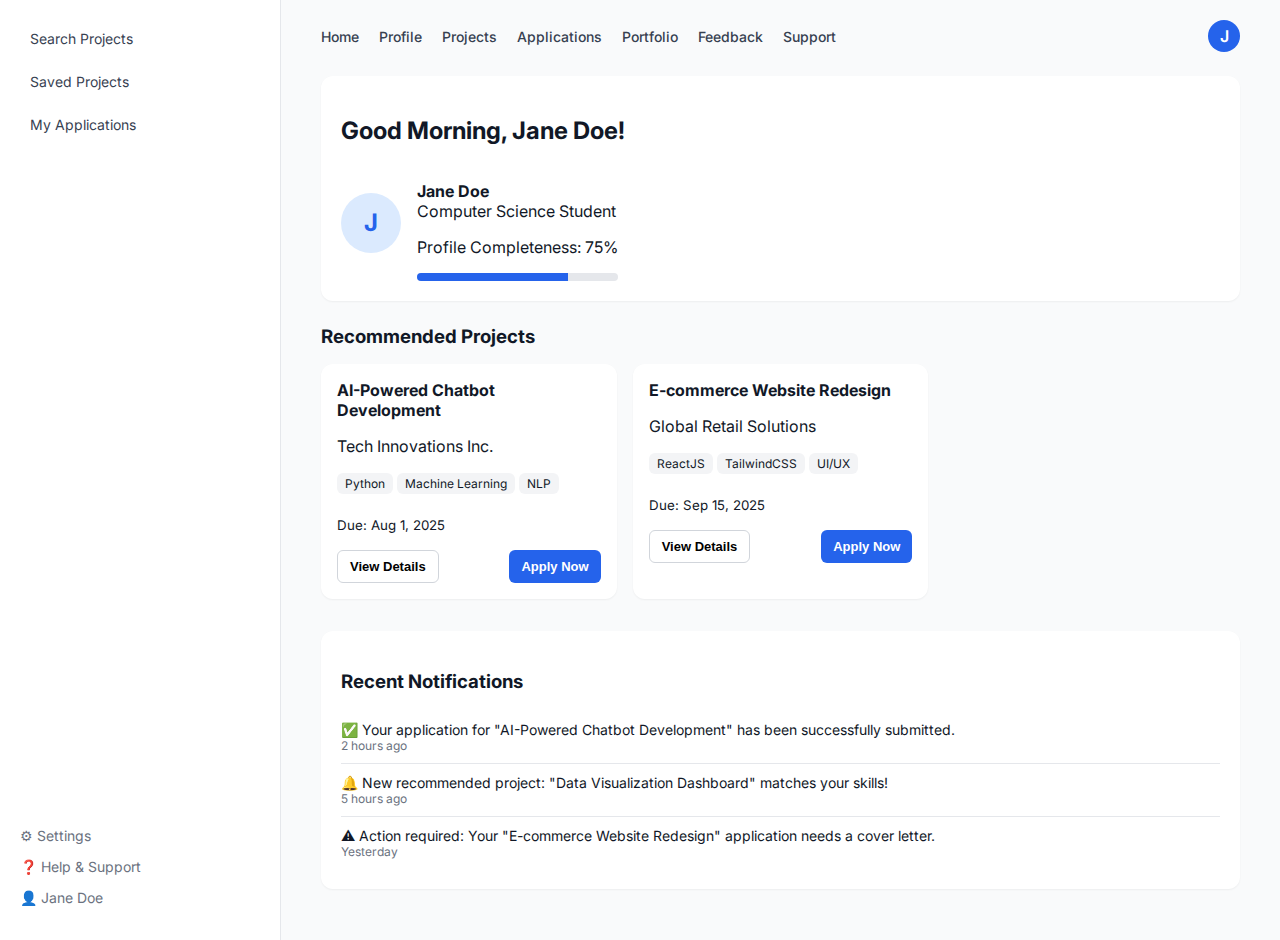
<file: src/main/resources/static/student/dashboard.html>
<!DOCTYPE html>
<html lang="en">
<head>
  <meta charset="UTF-8">
  <meta name="viewport" content="width=device-width, initial-scale=1.0">
  <title>Student Dashboard - SkillToProject</title>
  <link href="https://fonts.googleapis.com/css2?family=Inter:wght@400;600;700&display=swap" rel="stylesheet">
  <style>
    body {
      margin: 0;
      font-family: 'Inter', sans-serif;
      background: #f9fafb;
      color: #111827;
      display: flex;
    }

    /* Sidebar */
    .sidebar {
      width: 240px;
      background: #fff;
      border-right: 1px solid #e5e7eb;
      display: flex;
      flex-direction: column;
      justify-content: space-between;
      height: 100vh;
      padding: 20px;
    }
    .sidebar h2 { font-size: 16px; margin-bottom: 12px; }
    .menu a {
      display: block;
      padding: 10px;
      border-radius: 6px;
      color: #374151;
      text-decoration: none;
      font-size: 14px;
      margin-bottom: 6px;
    }
    .menu a:hover { background: #f3f4f6; color: #2563eb; }
    .sidebar-bottom {
      font-size: 14px;
      color: #6b7280;
    }

    /* Main area */
    .main {
      flex: 1;
      padding: 20px 40px;
      overflow-y: auto;
    }

    /* Navbar */
    .navbar {
      display: flex;
      justify-content: space-between;
      align-items: center;
      margin-bottom: 24px;
    }
    .navbar ul {
      display: flex;
      list-style: none;
      padding: 0;
      margin: 0;
      gap: 20px;
    }
    .navbar a {
      text-decoration: none;
      font-size: 14px;
      font-weight: 500;
      color: #374151;
    }
    .navbar a:hover { color: #2563eb; }

    .user-icon {
      background: #2563eb;
      color: #fff;
      border-radius: 50%;
      width: 32px;
      height: 32px;
      display: flex;
      justify-content: center;
      align-items: center;
      font-weight: 600;
      cursor: pointer;
    }

    /* Welcome card */
    .welcome {
      background: #fff;
      border-radius: 12px;
      padding: 20px;
      margin-bottom: 24px;
      box-shadow: 0 1px 2px rgba(0,0,0,.05);
    }
    .profile {
      display: flex;
      align-items: center;
      gap: 16px;
    }
    .profile-avatar {
      background: #dbeafe;
      color: #2563eb;
      border-radius: 50%;
      width: 60px;
      height: 60px;
      display: flex;
      justify-content: center;
      align-items: center;
      font-size: 24px;
      font-weight: 700;
    }
    .progress-bar {
      height: 8px;
      border-radius: 4px;
      background: #e5e7eb;
      overflow: hidden;
      margin-top: 8px;
    }
    .progress-fill {
      height: 100%;
      width: 75%;
      background: #2563eb;
    }

    /* Projects grid */
    .projects {
      margin-bottom: 32px;
    }
    .projects h3 { margin-bottom: 16px; }
    .project-grid {
      display: grid;
      grid-template-columns: repeat(auto-fill, minmax(280px, 1fr));
      gap: 16px;
    }
    .project-card {
      background: #fff;
      border-radius: 12px;
      padding: 16px;
      box-shadow: 0 1px 2px rgba(0,0,0,.05);
    }
    .project-card h4 { margin: 0 0 6px; font-size: 16px; }
    .tags span {
      display: inline-block;
      background: #f3f4f6;
      padding: 3px 8px;
      border-radius: 6px;
      font-size: 12px;
      margin-right: 4px;
      margin-bottom: 4px;
    }
    .actions {
      display: flex;
      justify-content: space-between;
      margin-top: 12px;
    }
    .btn {
      border: none;
      padding: 8px 12px;
      border-radius: 6px;
      font-size: 13px;
      font-weight: 600;
      cursor: pointer;
    }
    .btn-outline { border: 1px solid #d1d5db; background: #fff; }
    .btn-primary { background: #2563eb; color: #fff; }

    /* Notifications */
    .notifications {
      background: #fff;
      border-radius: 12px;
      padding: 20px;
      box-shadow: 0 1px 2px rgba(0,0,0,.05);
    }
    .notif-item {
      border-bottom: 1px solid #e5e7eb;
      padding: 10px 0;
      font-size: 14px;
    }
    .notif-item:last-child { border: none; }
    .notif-time { font-size: 12px; color: #6b7280; }
  </style>
</head>
<body>
  <!-- Sidebar -->
  <aside class="sidebar">
    <div>
      <div class="menu">
        <a href="#">Search Projects</a>
        <a href="#">Saved Projects</a>
        <a href="#">My Applications</a>
      </div>
    </div>
    <div class="sidebar-bottom">
      <p>⚙ Settings</p>
      <p>❓ Help & Support</p>
      <p>👤 Jane Doe</p>
    </div>
  </aside>

  <!-- Main content -->
  <main class="main">
    <!-- Navbar -->
    <nav class="navbar">
      <ul>
        <li><a href="#">Home</a></li>
        <li><a href="#">Profile</a></li>
        <li><a href="#">Projects</a></li>
        <li><a href="#">Applications</a></li>
        <li><a href="#">Portfolio</a></li>
        <li><a href="#">Feedback</a></li>
        <li><a href="#">Support</a></li>
      </ul>
      <div class="user-icon">J</div>
    </nav>

    <!-- Welcome -->
    <section class="welcome">
      <h2>Good Morning, Jane Doe!</h2>
      <div class="profile">
        <div class="profile-avatar">J</div>
        <div>
          <p><strong>Jane Doe</strong><br/>Computer Science Student</p>
          <p>Profile Completeness: 75%</p>
          <div class="progress-bar"><div class="progress-fill"></div></div>
        </div>
      </div>
    </section>

    <!-- Recommended Projects -->
    <section class="projects">
      <h3>Recommended Projects</h3>
      <div class="project-grid">
        <div class="project-card">
          <h4>AI-Powered Chatbot Development</h4>
          <p>Tech Innovations Inc.</p>
          <div class="tags">
            <span>Python</span><span>Machine Learning</span><span>NLP</span>
          </div>
          <p><small>Due: Aug 1, 2025</small></p>
          <div class="actions">
            <button class="btn btn-outline">View Details</button>
            <button class="btn btn-primary">Apply Now</button>
          </div>
        </div>

        <div class="project-card">
          <h4>E-commerce Website Redesign</h4>
          <p>Global Retail Solutions</p>
          <div class="tags">
            <span>ReactJS</span><span>TailwindCSS</span><span>UI/UX</span>
          </div>
          <p><small>Due: Sep 15, 2025</small></p>
          <div class="actions">
            <button class="btn btn-outline">View Details</button>
            <button class="btn btn-primary">Apply Now</button>
          </div>
        </div>
        <!-- Add more project cards here -->
      </div>
    </section>

    <!-- Notifications -->
    <section class="notifications">
      <h3>Recent Notifications</h3>
      <div class="notif-item">
        ✅ Your application for "AI-Powered Chatbot Development" has been successfully submitted.
        <div class="notif-time">2 hours ago</div>
      </div>
      <div class="notif-item">
        🔔 New recommended project: "Data Visualization Dashboard" matches your skills!
        <div class="notif-time">5 hours ago</div>
      </div>
      <div class="notif-item">
        ⚠ Action required: Your "E-commerce Website Redesign" application needs a cover letter.
        <div class="notif-time">Yesterday</div>
      </div>
    </section>
  </main>
</body>
</html>
</file>
